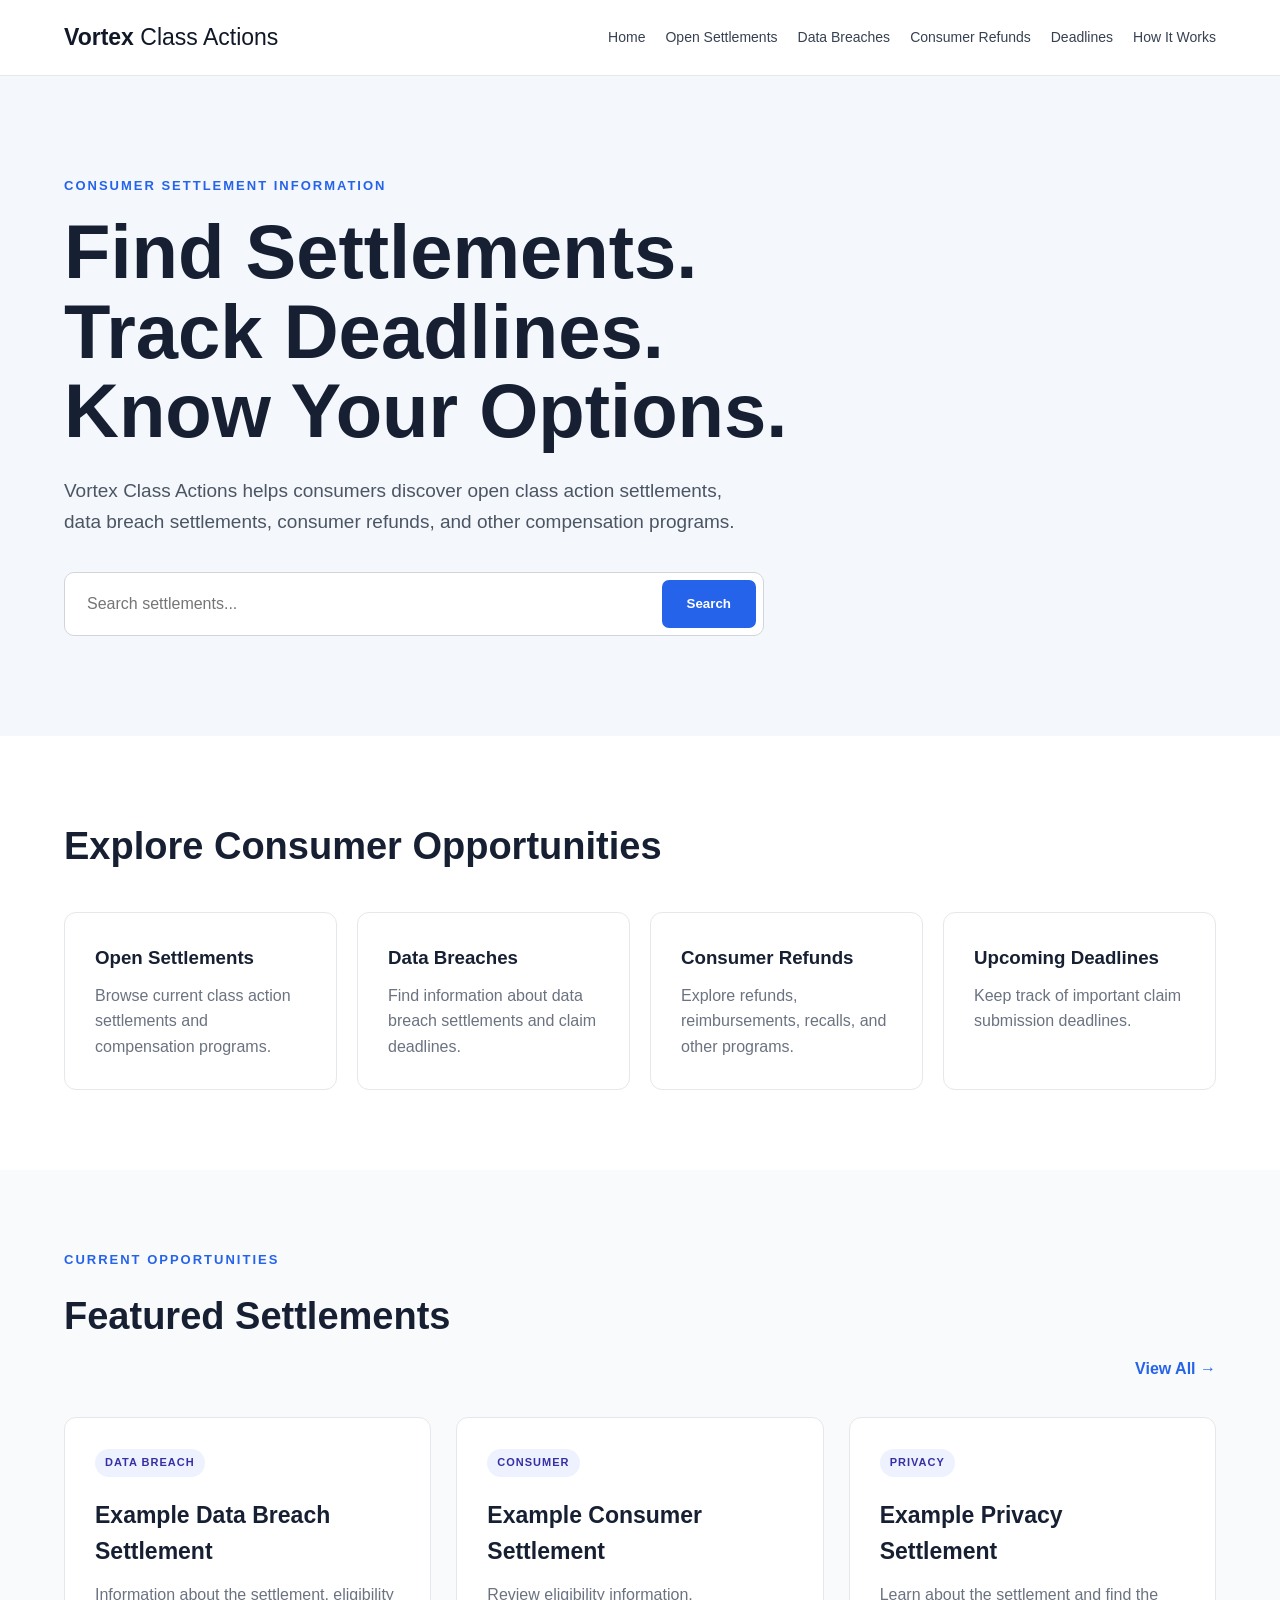
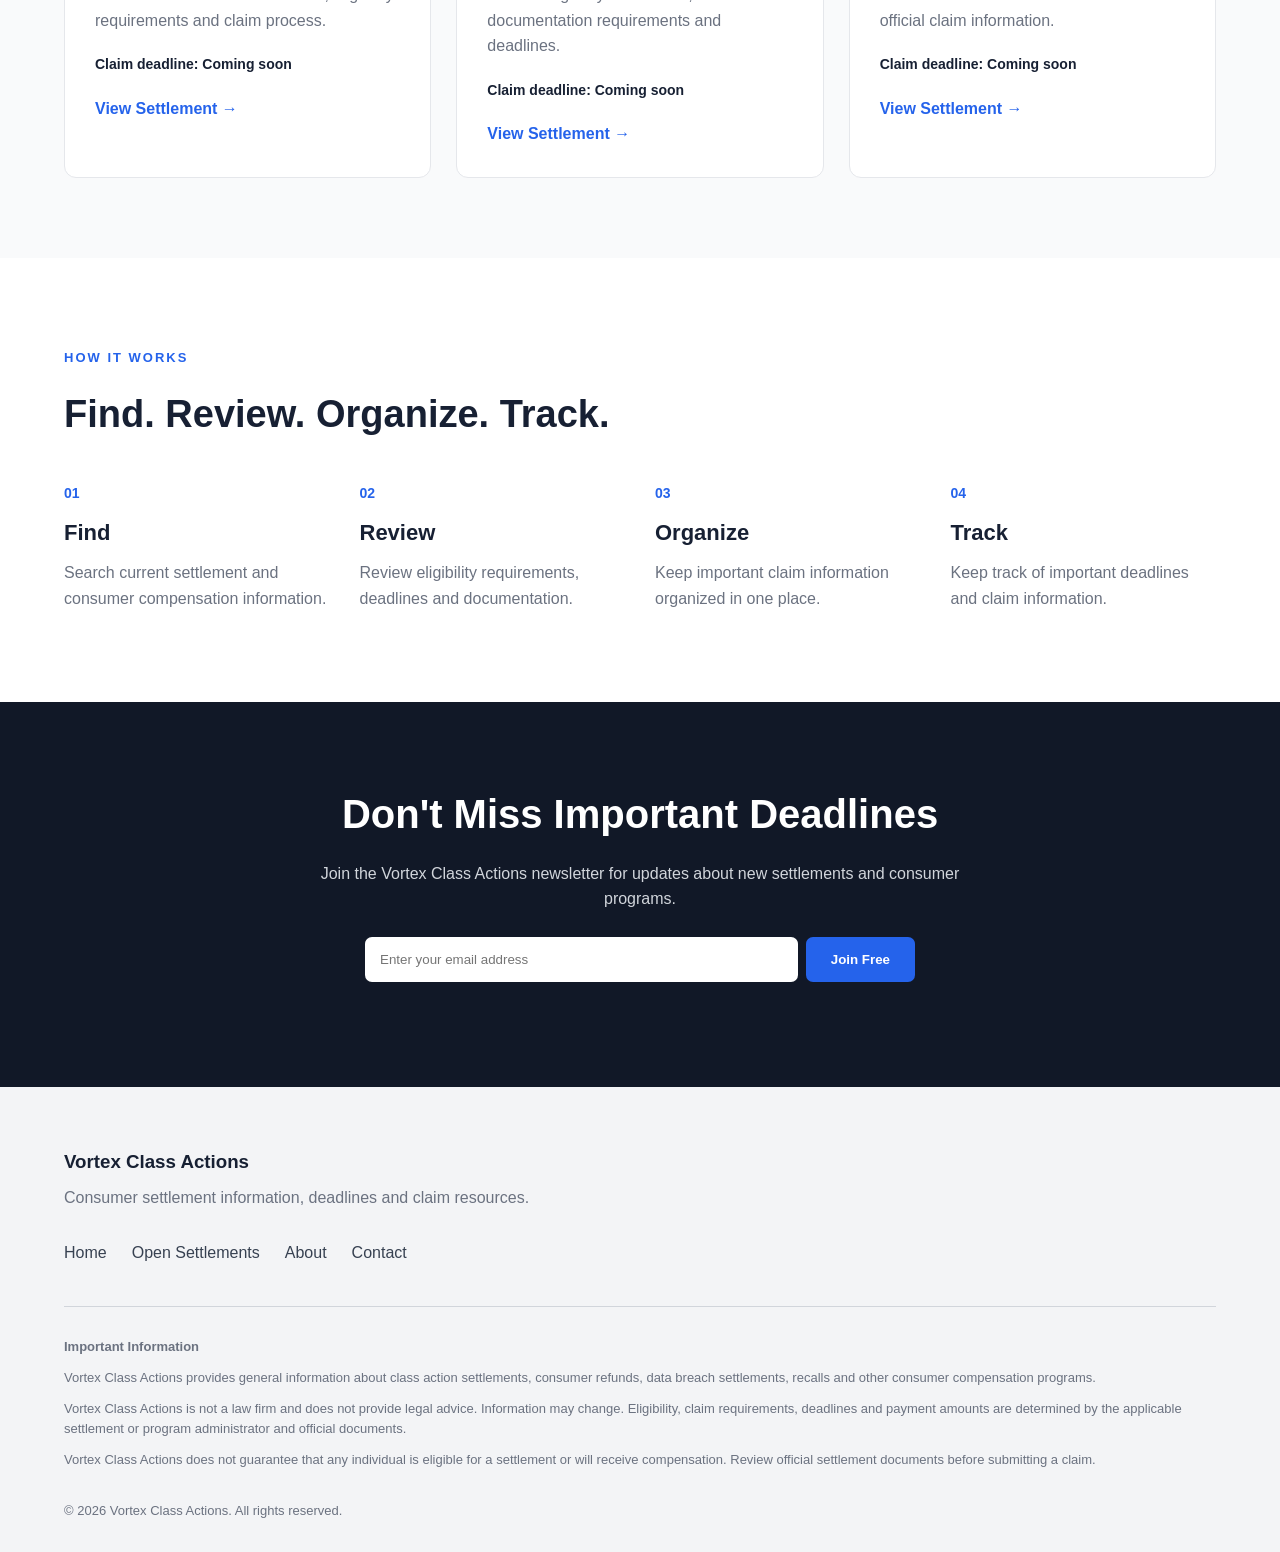
<file: index.html>
<!DOCTYPE html>
<html lang="en">
<head>
    <meta charset="UTF-8">
    <meta name="viewport" content="width=device-width, initial-scale=1.0">

    <title>Vortex Class Actions | Find Settlements & Track Deadlines</title>

    <meta name="description"
          content="Vortex Class Actions helps consumers discover class action settlements, data breach settlements, consumer refunds, and important claim deadlines.">

    <link rel="stylesheet" href="style.css">
</head>

<body>

<header class="header">

    <div class="container nav">

        <a href="index.html" class="logo">
            Vortex <span>Class Actions</span>
        </a>

        <nav>
            <a href="index.html">Home</a>
            <a href="settlements.html">Open Settlements</a>
            <a href="#">Data Breaches</a>
            <a href="#">Consumer Refunds</a>
            <a href="#">Deadlines</a>
            <a href="#">How It Works</a>
        </nav>

    </div>

</header>


<main>

<section class="hero">

    <div class="container">

        <p class="eyebrow">
            CONSUMER SETTLEMENT INFORMATION
        </p>

        <h1>
            Find Settlements.<br>
            Track Deadlines.<br>
            Know Your Options.
        </h1>

        <p class="hero-text">
            Vortex Class Actions helps consumers discover open
            class action settlements, data breach settlements,
            consumer refunds, and other compensation programs.
        </p>

        <div class="search-box">

            <input
                type="text"
                placeholder="Search settlements..."
                id="searchInput"
            >

            <button onclick="searchSettlements()">
                Search
            </button>

        </div>

    </div>

</section>


<section class="categories">

    <div class="container">

        <h2>Explore Consumer Opportunities</h2>

        <div class="category-grid">

            <a href="settlements.html" class="category">
                <h3>Open Settlements</h3>
                <p>
                    Browse current class action settlements
                    and compensation programs.
                </p>
            </a>

            <a href="#" class="category">
                <h3>Data Breaches</h3>
                <p>
                    Find information about data breach
                    settlements and claim deadlines.
                </p>
            </a>

            <a href="#" class="category">
                <h3>Consumer Refunds</h3>
                <p>
                    Explore refunds, reimbursements,
                    recalls, and other programs.
                </p>
            </a>

            <a href="#" class="category">
                <h3>Upcoming Deadlines</h3>
                <p>
                    Keep track of important claim
                    submission deadlines.
                </p>
            </a>

        </div>

    </div>

</section>


<section class="featured">

    <div class="container">

        <div class="section-heading">

            <div>
                <p class="eyebrow">CURRENT OPPORTUNITIES</p>
                <h2>Featured Settlements</h2>
            </div>

            <a href="settlements.html">
                View All →
            </a>

        </div>


        <div class="settlement-grid">


            <article class="settlement-card">

                <div class="badge">
                    DATA BREACH
                </div>

                <h3>
                    Example Data Breach Settlement
                </h3>

                <p>
                    Information about the settlement,
                    eligibility requirements and claim process.
                </p>

                <div class="deadline">
                    Claim deadline: Coming soon
                </div>

                <a href="settlement-example.html">
                    View Settlement →
                </a>

            </article>


            <article class="settlement-card">

                <div class="badge">
                    CONSUMER
                </div>

                <h3>
                    Example Consumer Settlement
                </h3>

                <p>
                    Review eligibility information,
                    documentation requirements and deadlines.
                </p>

                <div class="deadline">
                    Claim deadline: Coming soon
                </div>

                <a href="#">
                    View Settlement →
                </a>

            </article>


            <article class="settlement-card">

                <div class="badge">
                    PRIVACY
                </div>

                <h3>
                    Example Privacy Settlement
                </h3>

                <p>
                    Learn about the settlement and find
                    the official claim information.
                </p>

                <div class="deadline">
                    Claim deadline: Coming soon
                </div>

                <a href="#">
                    View Settlement →
                </a>

            </article>

        </div>

    </div>

</section>


<section class="how">

    <div class="container">

        <p class="eyebrow">
            HOW IT WORKS
        </p>

        <h2>
            Find. Review. Organize. Track.
        </h2>

        <div class="steps">

            <div>
                <span>01</span>
                <h3>Find</h3>
                <p>
                    Search current settlement and consumer
                    compensation information.
                </p>
            </div>

            <div>
                <span>02</span>
                <h3>Review</h3>
                <p>
                    Review eligibility requirements,
                    deadlines and documentation.
                </p>
            </div>

            <div>
                <span>03</span>
                <h3>Organize</h3>
                <p>
                    Keep important claim information
                    organized in one place.
                </p>
            </div>

            <div>
                <span>04</span>
                <h3>Track</h3>
                <p>
                    Keep track of important deadlines
                    and claim information.
                </p>
            </div>

        </div>

    </div>

</section>


<section class="newsletter">

    <div class="container">

        <h2>
            Don't Miss Important Deadlines
        </h2>

        <p>
            Join the Vortex Class Actions newsletter for
            updates about new settlements and consumer programs.
        </p>

        <form onsubmit="subscribe(event)">

            <input
                type="email"
                id="email"
                placeholder="Enter your email address"
                required
            >

            <button type="submit">
                Join Free
            </button>

        </form>

        <p id="message"></p>

    </div>

</section>

</main>


<footer>

    <div class="container">

        <div class="footer-brand">
            <h3>Vortex Class Actions</h3>

            <p>
                Consumer settlement information,
                deadlines and claim resources.
            </p>
        </div>


        <div class="footer-links">

            <a href="index.html">Home</a>
            <a href="settlements.html">Open Settlements</a>
            <a href="#">About</a>
            <a href="#">Contact</a>

        </div>


        <div class="disclaimer">

            <strong>Important Information</strong>

            <p>
                Vortex Class Actions provides general information
                about class action settlements, consumer refunds,
                data breach settlements, recalls and other
                consumer compensation programs.
            </p>

            <p>
                Vortex Class Actions is not a law firm and does not
                provide legal advice. Information may change.
                Eligibility, claim requirements, deadlines and
                payment amounts are determined by the applicable
                settlement or program administrator and official
                documents.
            </p>

            <p>
                Vortex Class Actions does not guarantee that any
                individual is eligible for a settlement or will
                receive compensation. Review official settlement
                documents before submitting a claim.
            </p>

        </div>

        <p class="copyright">
            © 2026 Vortex Class Actions. All rights reserved.
        </p>

    </div>

</footer>


<script src="script.js"></script>

</body>
</html>
</file>
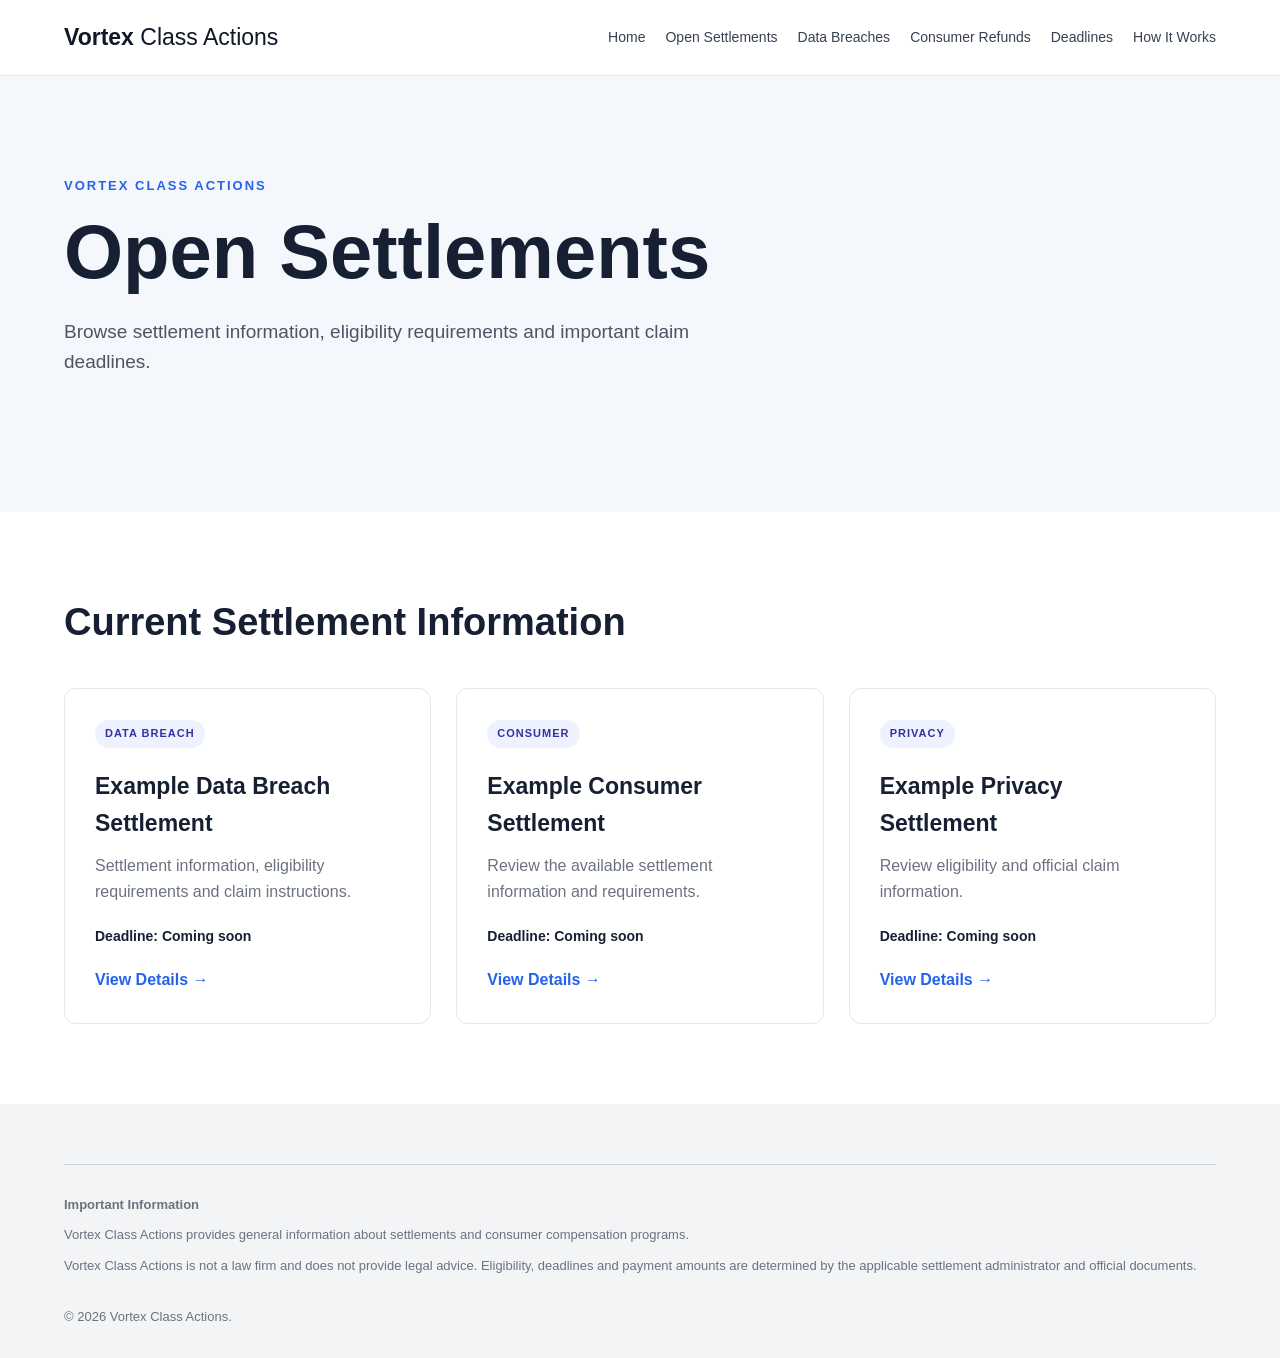
<file: settlements.html>
<!DOCTYPE html>
<html lang="en">

<head>

<meta charset="UTF-8">

<meta name="viewport"
      content="width=device-width, initial-scale=1.0">

<title>Open Class Action Settlements | Vortex Class Actions</title>

<meta name="description"
content="Browse open class action settlements, data breach settlements and consumer compensation programs.">

<link rel="stylesheet" href="style.css">

</head>

<body>

<header class="header">

<div class="container nav">

<a href="index.html" class="logo">
Vortex <span>Class Actions</span>
</a>

<nav>

<a href="index.html">Home</a>

<a href="settlements.html">
Open Settlements
</a>

<a href="#">Data Breaches</a>

<a href="#">Consumer Refunds</a>

<a href="#">Deadlines</a>

<a href="#">How It Works</a>

</nav>

</div>

</header>


<main>

<section class="hero">

<div class="container">

<p class="eyebrow">
VORTEX CLASS ACTIONS
</p>

<h1>
Open Settlements
</h1>

<p class="hero-text">

Browse settlement information,
eligibility requirements and important
claim deadlines.

</p>

</div>

</section>


<section class="categories">

<div class="container">

<h2>
Current Settlement Information
</h2>


<div class="settlement-grid">


<article class="settlement-card">

<div class="badge">
DATA BREACH
</div>

<h3>
Example Data Breach Settlement
</h3>

<p>
Settlement information, eligibility
requirements and claim instructions.
</p>

<div class="deadline">
Deadline: Coming soon
</div>

<a href="settlement-example.html">
View Details →
</a>

</article>


<article class="settlement-card">

<div class="badge">
CONSUMER
</div>

<h3>
Example Consumer Settlement
</h3>

<p>
Review the available settlement
information and requirements.
</p>

<div class="deadline">
Deadline: Coming soon
</div>

<a href="#">
View Details →
</a>

</article>


<article class="settlement-card">

<div class="badge">
PRIVACY
</div>

<h3>
Example Privacy Settlement
</h3>

<p>
Review eligibility and official
claim information.
</p>

<div class="deadline">
Deadline: Coming soon
</div>

<a href="#">
View Details →
</a>

</article>


</div>

</div>

</section>

</main>


<footer>

<div class="container">

<div class="disclaimer">

<strong>Important Information</strong>

<p>
Vortex Class Actions provides general
information about settlements and consumer
compensation programs.
</p>

<p>
Vortex Class Actions is not a law firm and
does not provide legal advice. Eligibility,
deadlines and payment amounts are determined
by the applicable settlement administrator
and official documents.
</p>

</div>

<p class="copyright">
© 2026 Vortex Class Actions.
</p>

</div>

</footer>

</body>

</html>
</file>
<file: style.css>
* {
    box-sizing: border-box;
    margin: 0;
    padding: 0;
}

body {
    font-family: Arial, Helvetica, sans-serif;
    color: #172033;
    background: #ffffff;
    line-height: 1.6;
}

.container {
    width: 90%;
    max-width: 1200px;
    margin: auto;
}


/* HEADER */

.header {
    border-bottom: 1px solid #e5e7eb;
    background: white;
}

.nav {
    min-height: 75px;
    display: flex;
    align-items: center;
    justify-content: space-between;
    gap: 30px;
}

.logo {
    text-decoration: none;
    color: #111827;
    font-size: 23px;
    font-weight: 800;
}

.logo span {
    font-weight: 400;
}

nav {
    display: flex;
    flex-wrap: wrap;
    gap: 20px;
}

nav a {
    color: #374151;
    text-decoration: none;
    font-size: 14px;
}

nav a:hover {
    color: #2563eb;
}


/* HERO */

.hero {
    background: #f4f7fb;
    padding: 100px 0;
}

.eyebrow {
    font-size: 13px;
    font-weight: 700;
    letter-spacing: 2px;
    color: #2563eb;
    margin-bottom: 15px;
}

.hero h1 {
    font-size: clamp(45px, 7vw, 76px);
    line-height: 1.05;
    max-width: 800px;
    margin-bottom: 25px;
}

.hero-text {
    max-width: 700px;
    font-size: 19px;
    color: #4b5563;
    margin-bottom: 35px;
}


/* SEARCH */

.search-box {
    max-width: 700px;
    display: flex;
    background: white;
    padding: 7px;
    border: 1px solid #d1d5db;
    border-radius: 10px;
}

.search-box input {
    flex: 1;
    border: none;
    padding: 15px;
    font-size: 16px;
    outline: none;
}

button {
    background: #2563eb;
    color: white;
    border: none;
    padding: 14px 25px;
    border-radius: 7px;
    cursor: pointer;
    font-weight: 700;
}

button:hover {
    background: #1d4ed8;
}


/* CATEGORIES */

.categories {
    padding: 80px 0;
}

.categories h2,
.featured h2,
.how h2 {
    font-size: 38px;
    margin-bottom: 35px;
}

.category-grid {
    display: grid;
    grid-template-columns: repeat(4, 1fr);
    gap: 20px;
}

.category {
    padding: 30px;
    border: 1px solid #e5e7eb;
    border-radius: 12px;
    text-decoration: none;
    color: inherit;
    transition: .2s;
}

.category:hover {
    transform: translateY(-4px);
    border-color: #2563eb;
}

.category h3 {
    margin-bottom: 10px;
}

.category p {
    color: #6b7280;
}


/* FEATURED */

.featured {
    background: #f9fafb;
    padding: 80px 0;
}

.section-heading {
    display: flex;
    justify-content: space-between;
    align-items: end;
    margin-bottom: 35px;
}

.section-heading a {
    color: #2563eb;
    text-decoration: none;
    font-weight: 700;
}

.settlement-grid {
    display: grid;
    grid-template-columns: repeat(3, 1fr);
    gap: 25px;
}

.settlement-card {
    background: white;
    border: 1px solid #e5e7eb;
    border-radius: 12px;
    padding: 30px;
}

.badge {
    display: inline-block;
    font-size: 11px;
    font-weight: 800;
    letter-spacing: 1px;
    padding: 5px 10px;
    background: #eef2ff;
    color: #3730a3;
    border-radius: 20px;
    margin-bottom: 20px;
}

.settlement-card h3 {
    font-size: 23px;
    margin-bottom: 12px;
}

.settlement-card p {
    color: #6b7280;
    margin-bottom: 20px;
}

.deadline {
    font-size: 14px;
    font-weight: 700;
    margin-bottom: 20px;
}

.settlement-card a {
    color: #2563eb;
    text-decoration: none;
    font-weight: 700;
}


/* HOW IT WORKS */

.how {
    padding: 90px 0;
}

.steps {
    display: grid;
    grid-template-columns: repeat(4, 1fr);
    gap: 30px;
}

.steps span {
    color: #2563eb;
    font-size: 14px;
    font-weight: 800;
}

.steps h3 {
    font-size: 22px;
    margin: 10px 0;
}

.steps p {
    color: #6b7280;
}


/* NEWSLETTER */

.newsletter {
    background: #111827;
    color: white;
    padding: 80px 0;
    text-align: center;
}

.newsletter h2 {
    font-size: 40px;
    margin-bottom: 15px;
}

.newsletter p {
    max-width: 650px;
    margin: 0 auto 25px;
    color: #d1d5db;
}

.newsletter form {
    max-width: 550px;
    margin: auto;
    display: flex;
    gap: 8px;
}

.newsletter input {
    flex: 1;
    padding: 15px;
    border-radius: 7px;
    border: none;
}


/* FOOTER */

footer {
    background: #f3f4f6;
    padding: 60px 0 30px;
}

.footer-brand {
    margin-bottom: 30px;
}

.footer-brand h3 {
    margin-bottom: 8px;
}

.footer-brand p {
    color: #6b7280;
}

.footer-links {
    display: flex;
    gap: 25px;
    margin-bottom: 40px;
}

.footer-links a {
    color: #374151;
    text-decoration: none;
}

.disclaimer {
    border-top: 1px solid #d1d5db;
    padding-top: 30px;
    font-size: 13px;
    color: #6b7280;
}

.disclaimer p {
    margin: 10px 0;
}

.copyright {
    margin-top: 30px;
    color: #6b7280;
    font-size: 13px;
}


/* MOBILE */

@media (max-width: 800px) {

    .nav {
        flex-direction: column;
        padding: 20px 0;
    }

    nav {
        justify-content: center;
    }

    .hero {
        padding: 70px 0;
    }

    .category-grid,
    .settlement-grid,
    .steps {
        grid-template-columns: 1fr;
    }

    .section-heading {
        display: block;
    }

    .section-heading a {
        display: inline-block;
        margin-top: 10px;
    }

    .newsletter form {
        flex-direction: column;
    }

}
</file>
